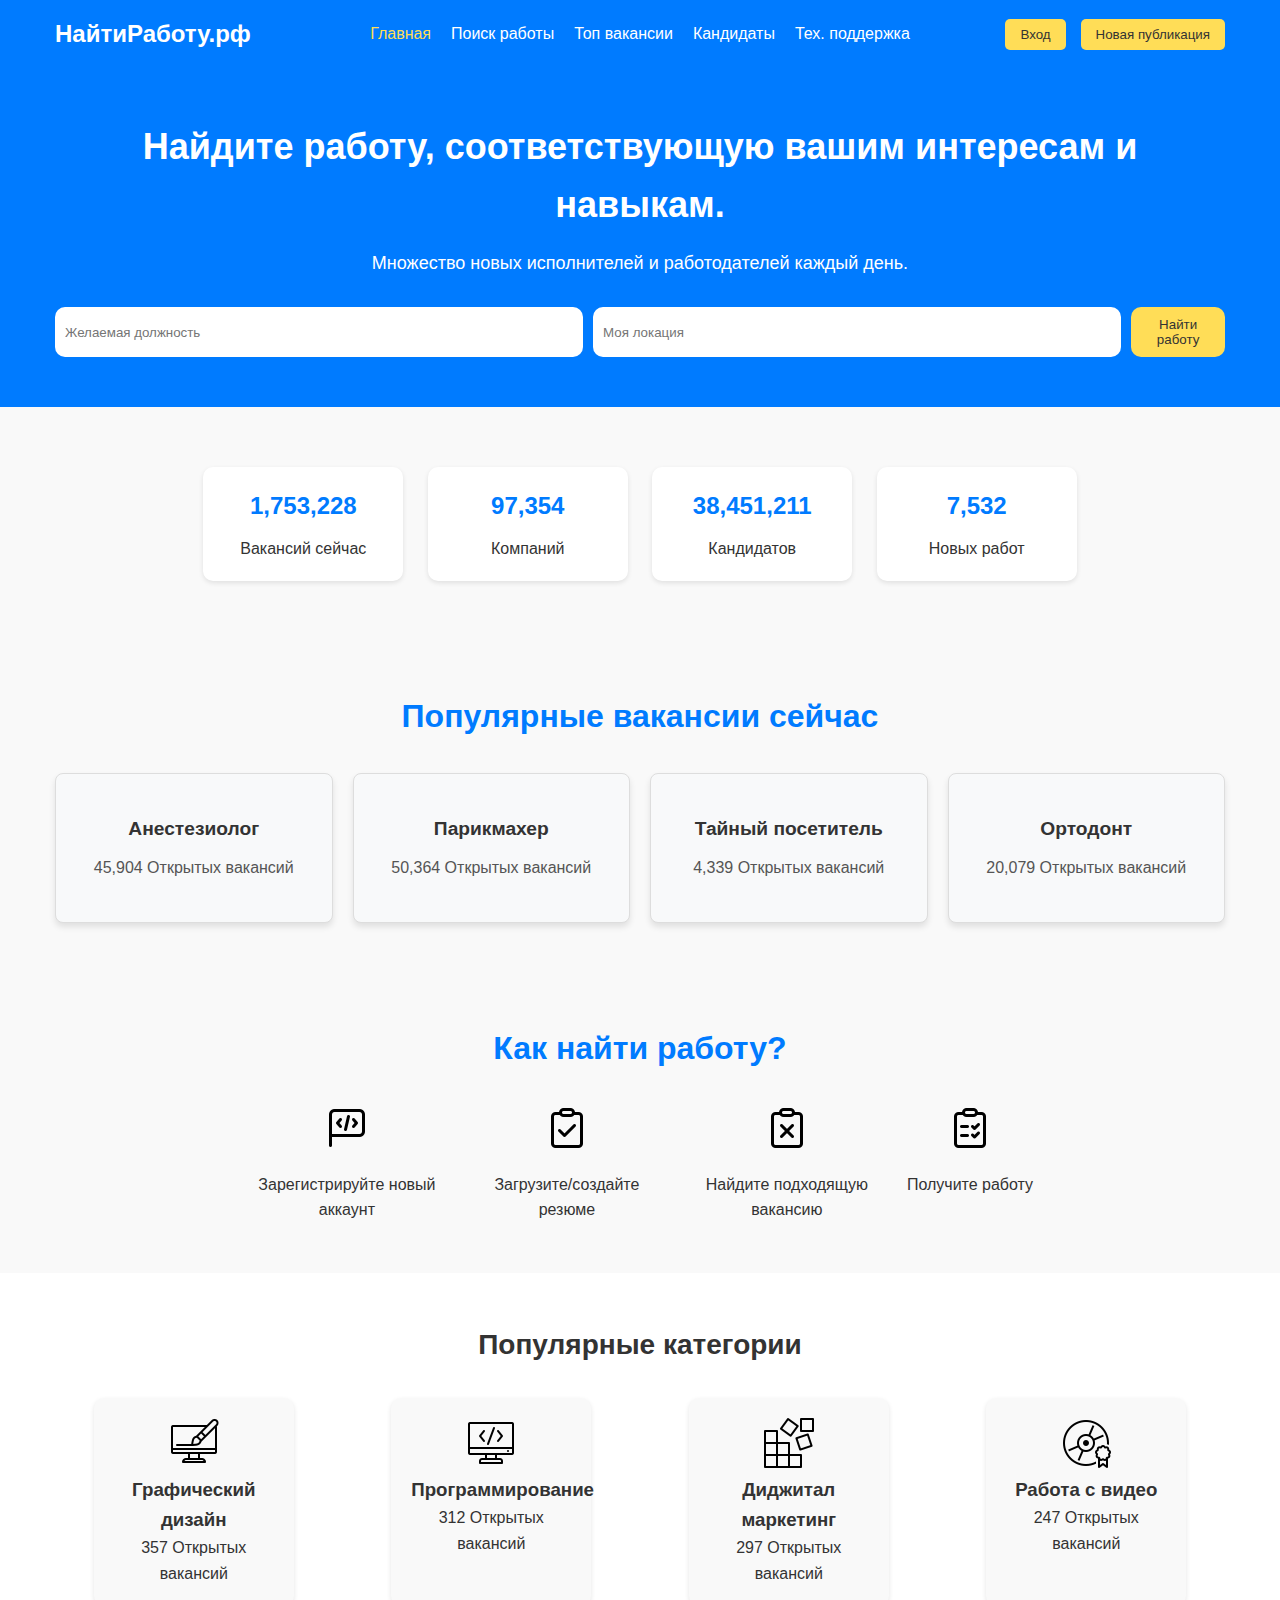
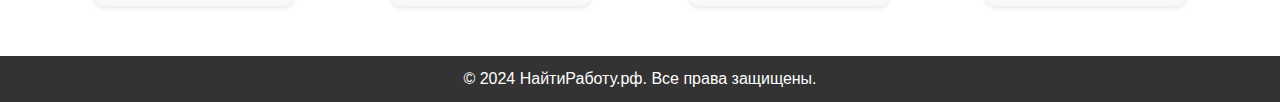
<file: index.html>
<!DOCTYPE html>
<html lang="ru">
<head>
    <meta charset="UTF-8">
    <meta name="viewport" content="width=device-width, initial-scale=1.0">
    <title>НайтиРаботу.рф</title>
    <link rel="stylesheet" href="styles.css">
</head>
<body>
    <header>
        <div class="container">
            <div class="logo">
                <span>НайтиРаботу.рф</span>
            </div>
            <nav>
                <ul>
                    <li><a href="index.html" class="active">Главная</a></li>
                    <li><a href="indexv.html">Поиск работы</a></li>
                    <li><a href="indexz.html">Топ вакансии</a></li>
                    <li><a href="#">Кандидаты</a></li>
                    <li><a href="#">Тех. поддержка</a></li>
                </ul>
            </nav>
            <div class="header-contact">
                <button class="login-btn">Вход</button>
                <button class="publish-btn">Новая публикация</button>
            </div>
        </div>
    </header>
    <main>
        <section class="hero">
            <div class="container">
                <div class="hero-text">
                    <h1>Найдите работу, соответствующую вашим интересам и навыкам.</h1>
                    <p>Множество новых исполнителей и работодателей каждый день.</p>
                </div>
                <form class="search-bar">
                    <input type="text" placeholder="Желаемая должность">
                    <input type="text" placeholder="Моя локация">
                    <button type="submit">Найти работу</button>
                </form>
            </div>
        </section>
        <section class="stats">
            <div class="container">
                <div class="stat-card">
                    <div class="icon"></div>
                    <h3>1,753,228</h3>
                    <p>Вакансий сейчас</p>
                </div>
                <div class="stat-card">
                    <div class="icon"></div>
                    <h3>97,354</h3>
                    <p>Компаний</p>
                </div>
                <div class="stat-card">
                    <div class="icon"></div>
                    <h3>38,451,211</h3>
                    <p>Кандидатов</p>
                </div>
                <div class="stat-card">
                    <div class="icon"></div>
                    <h3>7,532</h3>
                    <p>Новых работ</p>
                </div>
            </div>
        </section>
        <section class="popular-vacancies">
            <div class="container">
                <h2>Популярные вакансии сейчас</h2>
                <div class="vacancy-list">
                    <div class="vacancy-item">
                        <h3>Анестезиолог</h3>
                        <p>45,904 Открытых вакансий</p>
                    </div>
                    <div class="vacancy-item">
                        <h3>Парикмахер</h3>
                        <p>50,364 Открытых вакансий</p>
                    </div>
                    <div class="vacancy-item">
                        <h3>Тайный посетитель</h3>
                        <p>4,339 Открытых вакансий</p>
                    </div>
                    <div class="vacancy-item">
                        <h3>Ортодонт</h3>
                        <p>20,079 Открытых вакансий</p>
                    </div>
                </div>
            </div>
        </section>
        <section class="how-to-find-job">
            <div class="container">
                <h2>Как найти работу?</h2>
                <div class="steps">
                    <div class="step">
                        <img src="images/iconwork1.png" alt="Регистрация">
                        <p>Зарегистрируйте новый аккаунт</p>
                    </div>
                    <div class="step">
                        <img src="images/iconwork2.png" alt="Резюме">
                        <p>Загрузите/создайте резюме</p>
                    </div>
                    <div class="step">
                        <img src="images/iconwork3.png" alt="Вакансия">
                        <p>Найдите подходящую вакансию</p>
                    </div>
                    <div class="step">
                        <img src="images/iconwork4.png" alt="Работа">
                        <p>Получите работу</p>
                    </div>
                </div>
            </div>
        </section>
        
        <section class="popular-categories">
            <div class="container">
                <h2>Популярные категории</h2>
                <div class="category-list">
                    <div class="category-item">
                        <img src="images/icongraf.png">
                        <h3>Графический дизайн</h3>
                        <p>357 Открытых вакансий</p>   
                    </div>
                    <div class="category-item">
                        <img src="images/iconprog.png">
                        <h3>Программирование</h3>
                        <p>312 Открытых вакансий</p>
                    </div>
                    <div class="category-item">  
                        <img src="images/iconmark.png">                  
                        <h3>Диджитал маркетинг</h3>
                        <p>297 Открытых вакансий</p>
                    </div>
                    <div class="category-item">
                        <img src="images/iconvid.png">
                        <div class="category-icon"></div>
                        <h3>Работа с видео</h3>
                        <p>247 Открытых вакансий</p>
                    </div>
                </div>
            </div>
        </section>
    </main>
    <footer>
        <div class="container">
            <p>&copy; 2024 НайтиРаботу.рф. Все права защищены.</p>
        </div>
    </footer>
</body>
</html>
</file>
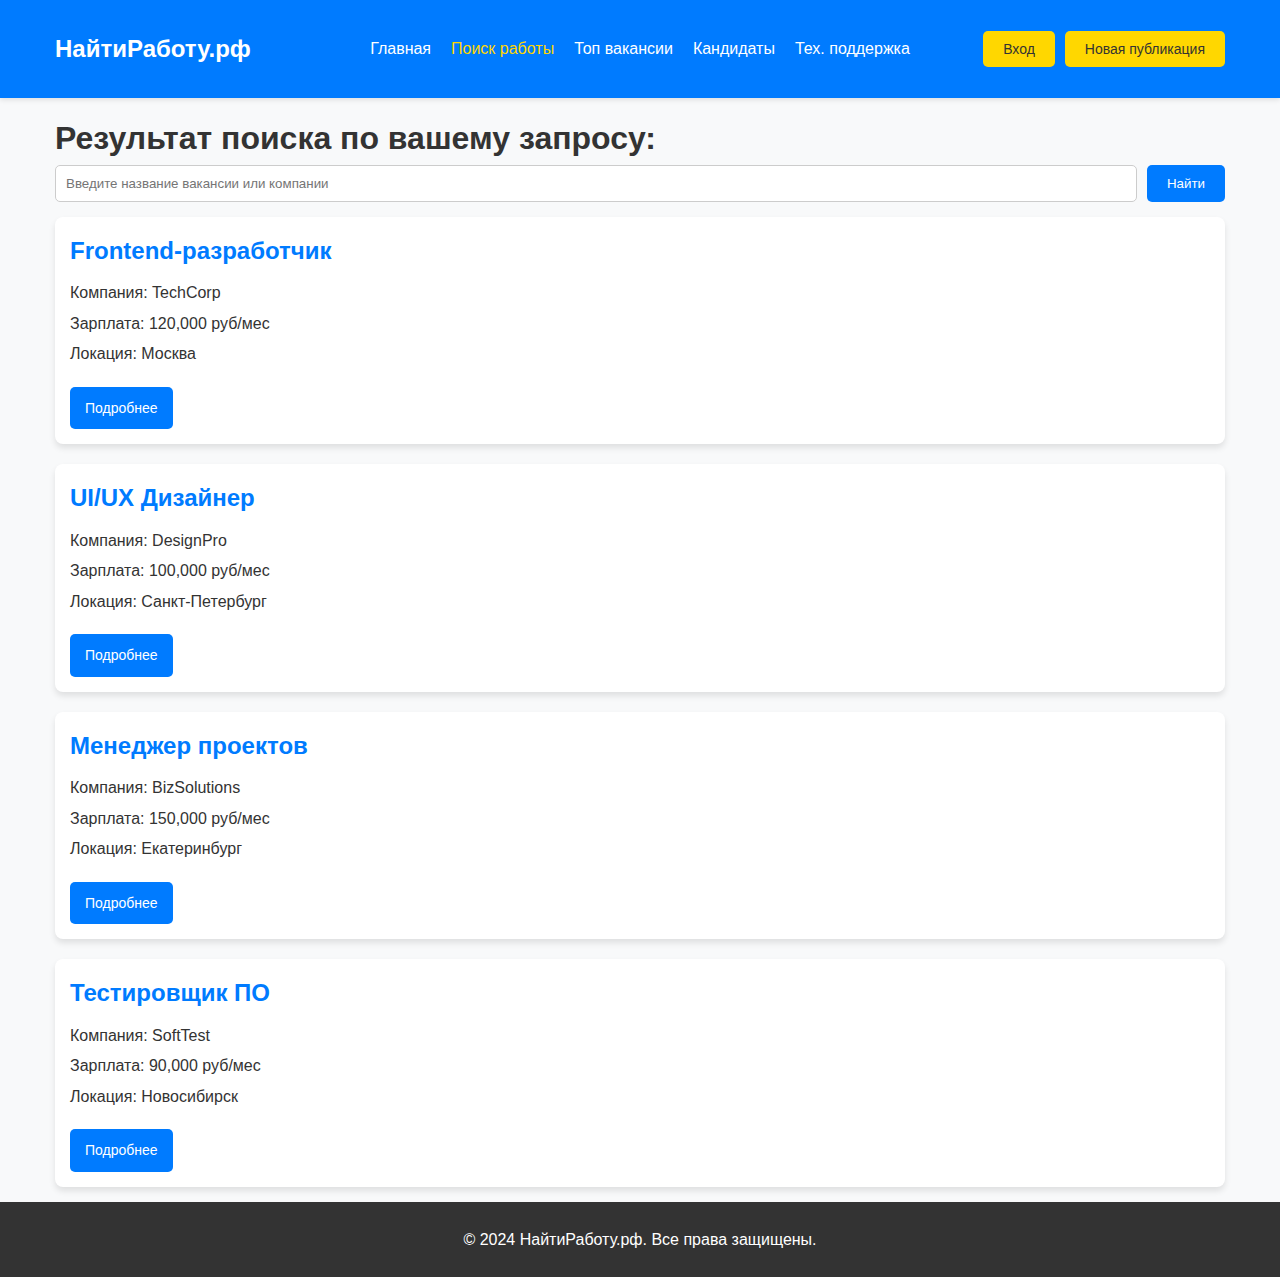
<file: indexv.html>
<!DOCTYPE html>
<html lang="ru">
<head>
    <meta charset="UTF-8">
    <meta name="viewport" content="width=device-width, initial-scale=1.0">
    <title>Поиск работы</title>
    <style>
        
        /* Центрирование с помощью Flexbox */
        .centered {                                                         
            display: flex;
            justify-content: center; /* Горизонтальное выравнивание */
            align-items: center; /* Вертикальное выравнивание */
            height: 100vh; /* Высота на весь экран */
            text-align: center; /* Центрирование текста */
        }

        body {
            margin: 0; /* Убираем отступы у body */
        }
        /* Общие стили */

        
* {
    margin: 0;
    padding: 0;
    box-sizing: border-box;
}

body {
    font-family: Arial, sans-serif;
    background-color: #f8f9fa;
    color: #333;
    line-height: 1.6;
}

.container {
    max-width: 1200px;
    margin: 0 auto;
    padding: 15px;
}

/* Верхний блок */
header {
    background-color: #007bff; /* Синий фон */
    color: #fff; /* Белый текст */
    padding: 15px 0;
    box-shadow: 0 2px 5px rgba(0, 0, 0, 0.1); /* Лёгкая тень */
}

header .container {
    display: flex;
    align-items: center;
    justify-content: space-between; /* Разделяет элементы по сторонам */
    flex-wrap: wrap; /* Для адаптивного отображения */
}

header .logo {
    font-size: 24px;
    font-weight: bold;
    flex: 1;
    text-align: left;
}

header nav {
    flex: 2;
    display: flex;
    justify-content: center; /* Центрирует меню */
}

header nav ul {
    display: flex;
    gap: 20px; /* Расстояние между пунктами меню */
    list-style: none;
    padding: 0;
    margin: 0;
}

header nav ul li a {
    text-decoration: none;
    color: #fff;
    font-size: 16px;
    transition: color 0.3s;
}

header nav ul li a:hover,
header nav ul li a.active {
    color: #ffd700; /* Золотистый цвет при наведении */
}

.header-contact {
    display: flex;
    align-items: center;
    justify-content: flex-end;
    gap: 10px; /* Расстояние между кнопками */
    flex: 1;
}

.header-contact .phone {
    font-weight: bold;
    color: #fff;
    margin-right: 15px;
}

.login-btn,
.publish-btn {
    padding: 10px 20px;
    background-color: #ffd700;
    color: #333;
    border: none;
    border-radius: 5px;
    font-size: 14px;
    cursor: pointer;
    transition: background-color 0.3s ease;
}

.login-btn:hover,
.publish-btn:hover {
    background-color: #ffc107; /* Более тёмный золотистый при наведении */
}

/* Секция с вакансиями */
.vacancies {
    padding: 50px 0;
    background-color: #f8f9fa;
}

.vacancies h1 {
    font-size: 2rem;
    text-align: center;
    margin-bottom: 10px;
    color: #333;
}

.vacancies p {
    text-align: center;
    margin-bottom: 30px;
    color: #555;
}

/* Карточки вакансий */

.vacancy-cards {
    display: grid;
    grid-template-columns: repeat(1, 1fr); /* Симметричная сетка */
    gap: 20px; /* Увеличенное расстояние между карточками */
    justify-content: center; /* Центрирует карточки */
    margin-top: 15px;
}

.vacancy-card {
    background-color: #fff;
    border-radius: 8px;
    box-shadow: 0 4px 6px rgba(0, 0, 0, 0.1);
    padding: 15px;
    text-align: left;
    transition: transform 0.3s ease, box-shadow 0.3s ease;
    width: 100%;
}

.vacancy-card:hover {
    transform: translateY(-5px); /* Поднимает карточку при наведении */
    box-shadow: 0 6px 10px rgba(0, 0, 0, 0.15); /* Увеличивает тень */
}

.vacancy-card h3 {
    font-size: 1.5rem;
    margin-bottom: 10px;
    color: #007bff;
}

.vacancy-card p {
    margin: 5px 0;
    color: #333;
}

.vacancy-card .details-btn {
    display: inline-block;
    margin-top: 15px;
    padding: 10px 15px;
    background-color: #007bff;
    color: #fff;
    text-decoration: none;
    border-radius: 5px;
    font-size: 14px;
    transition: background-color 0.3s ease;
}

.vacancy-card .details-btn:hover {
    background-color: #0056b3;
}

/* Hero section */
.hero {
    background-color: #f8f9fa;
    color: #333;
    padding: 50px 0;
    text-align: center;
}

.hero h1 {
    font-size: 36px;
    margin-bottom: 20px;
    color: #007bff;
}

.hero p {
    font-size: 18px;
    margin-bottom: 30px;
}

.search-bar {
    display: flex;
    justify-content: center;
    gap: 10px;
}

.search-bar input {
    padding: 10px;
    width: 1200px;
    border: 1px solid #ccc;
    border-radius: 5px;
}

.search-bar button {
    padding: 10px 20px;
    border: none;
    background-color: #007bff;
    color: #fff;
    cursor: pointer;
    border-radius: 5px;
    transition: background-color 0.3s ease;
}

.search-bar button  :hover {
    background-color: #0056b3;
}


/* Адаптивность */
@media (max-width: 768px) {
    header .container {
        flex-direction: column;
        text-align: center;
    }

    .header-contact {
        flex-direction: column;
        align-items: center;
        gap: 5px;
    }

    header nav ul {
        flex-wrap: wrap;
        justify-content: center;
    }
}
/* Footer */
footer {
    background-color: #333;
    color: #fff;
    text-align: center;
    padding: 10px 0;
}

footer p {
    margin: 0;
}


    </style>
</head>


<body>
    <header>
        <div class="container">
            <div class="logo">
                <span>НайтиРаботу.рф</span>
            </div>
            <nav>
                <ul>
                    <li><a href="index.html">Главная</a></li>
                    <li><a href="indexv.html" class="active">Поиск работы</a></li>
                    <li><a href="indexz.html">Топ вакансии</a></li>
                    <li><a href="#">Кандидаты</a></li>
                    <li><a href="#">Тех. поддержка</a></li>
                </ul>
            </nav>
            <div class="header-contact">
                <button class="login-btn">Вход</button>
                <button class="publish-btn">Новая публикация</button>
            </div>
        </div>
    </header>
    <main>
        <section class="search-results">
            <div class="container">
                <h1>Результат поиска по вашему запросу:</h1>
                
                <!-- Строка поиска -->
                <div class="search-bar">
                    <input type="text" placeholder="Введите название вакансии или компании" aria-label="Поиск вакансий">
                    <button>Найти</button>
                </div>

                <div class="vacancy-cards">
                    <!-- Карточка вакансии -->
                    <div class="vacancy-card">
                        <h3>Frontend-разработчик</h3>
                        <p>Компания: TechCorp</p>
                        <p>Зарплата: 120,000 руб/мес</p>
                        <p>Локация: Москва</p>
                        <a href="#" class="details-btn">Подробнее</a>
                    </div>
                    <div class="vacancy-card">
                        <h3>UI/UX Дизайнер</h3>
                        <p>Компания: DesignPro</p>
                        <p>Зарплата: 100,000 руб/мес</p>
                        <p>Локация: Санкт-Петербург</p>
                        <a href="#" class="details-btn">Подробнее</a>
                    </div>
                    <div class="vacancy-card">
                        <h3>Менеджер проектов</h3>
                        <p>Компания: BizSolutions</p>
                        <p>Зарплата: 150,000 руб/мес</p>
                        <p>Локация: Екатеринбург</p>
                        <a href="#" class="details-btn">Подробнее</a>
                    </div>
                    <div class="vacancy-card">
                        <h3>Тестировщик ПО</h3>
                        <p>Компания: SoftTest</p>
                        <p>Зарплата: 90,000 руб/мес</p>
                        <p>Локация: Новосибирск</p>
                        <a href="#" class="details-btn">Подробнее</a>
                    </div>
                </div>
            </div>
        </section>
    </main>
    
    <footer>
        <div class="container">
            <p>&copy; 2024 НайтиРаботу.рф. Все права защищены.</p>   
        </div>
    </footer>
</body>
</html>
</file>
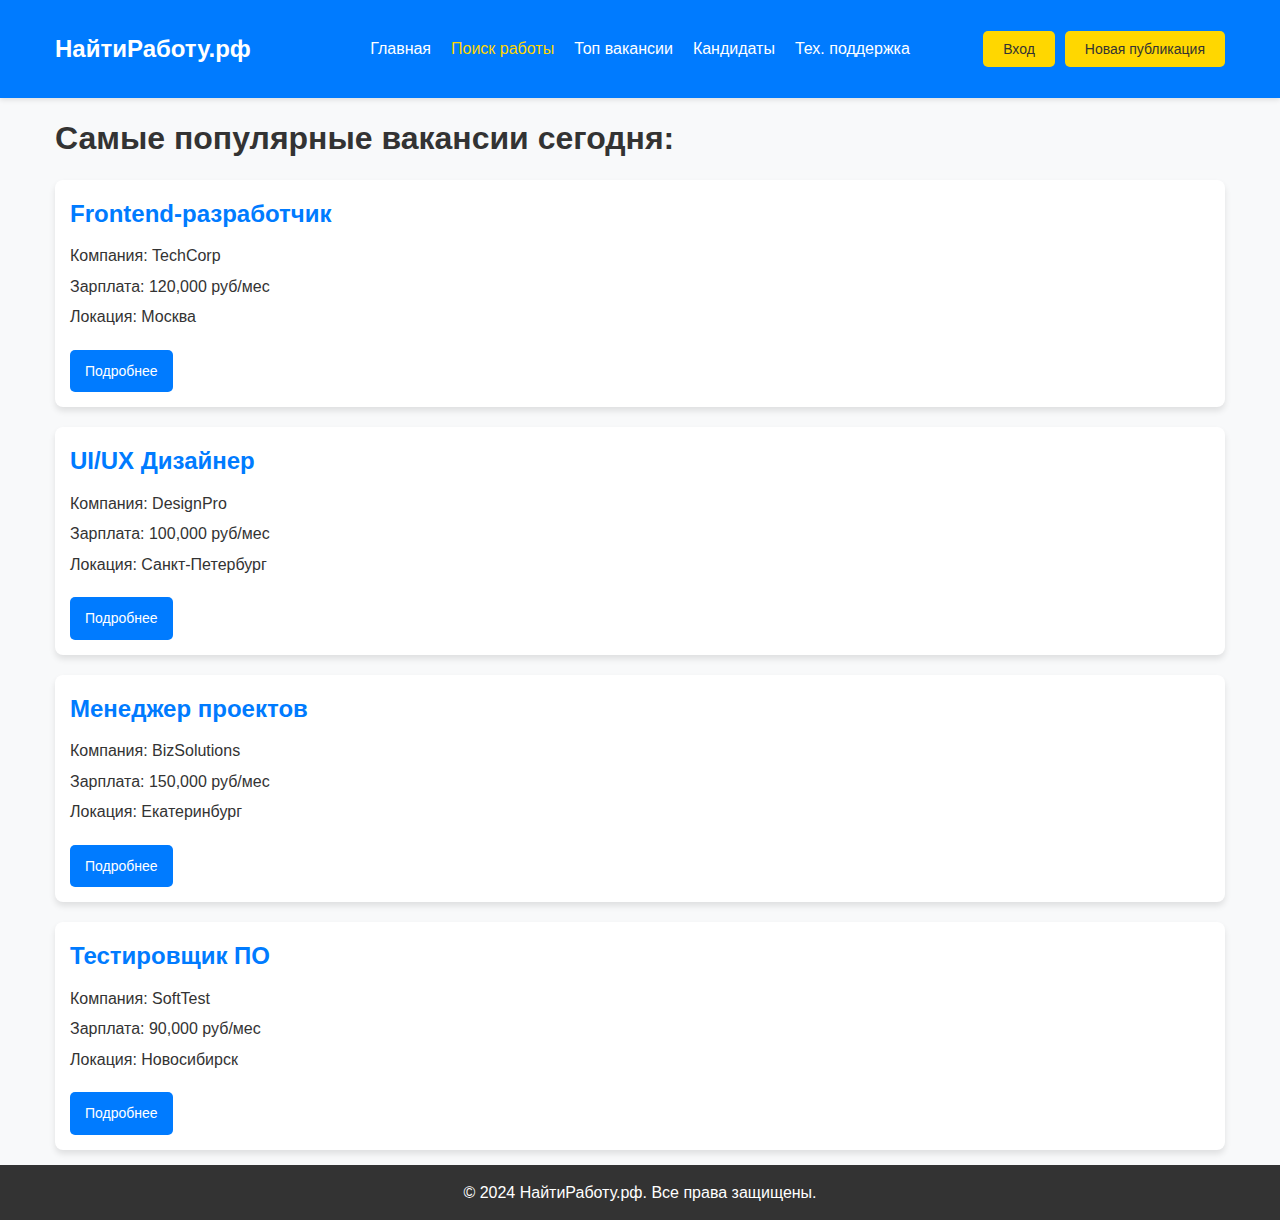
<file: indexz.html>
<!DOCTYPE html>
<html lang="ru">
<head>
    <meta charset="UTF-8">
    <meta name="viewport" content="width=device-width, initial-scale=1.0">
    <title>Топ вакансии</title>
    <style>
        
        /* Центрирование с помощью Flexbox */
        .centered {                                                         
            display: flex;
            justify-content: center; /* Горизонтальное выравнивание */
            align-items: center; /* Вертикальное выравнивание */
            height: 100vh; /* Высота на весь экран */
            text-align: center; /* Центрирование текста */
        }

        body {
            margin: 0; /* Убираем отступы у body */
        }
        /* Общие стили */

        
* {
    margin: 0;
    padding: 0;
    box-sizing: border-box;
}

body {
    font-family: Arial, sans-serif;
    background-color: #f8f9fa;
    color: #333;
    line-height: 1.6;
}

.container {
    max-width: 1200px;
    margin: 0 auto;
    padding: 15px;
}

/* Верхний блок */
header {
    background-color: #007bff; /* Синий фон */
    color: #fff; /* Белый текст */
    padding: 15px 0;
    box-shadow: 0 2px 5px rgba(0, 0, 0, 0.1); /* Лёгкая тень */
}

header .container {
    display: flex;
    align-items: center;
    justify-content: space-between; /* Разделяет элементы по сторонам */
    flex-wrap: wrap; /* Для адаптивного отображения */
}

header .logo {
    font-size: 24px;
    font-weight: bold;
    flex: 1;
    text-align: left;
}

header nav {
    flex: 2;
    display: flex;
    justify-content: center; /* Центрирует меню */
}

header nav ul {
    display: flex;
    gap: 20px; /* Расстояние между пунктами меню */
    list-style: none;
    padding: 0;
    margin: 0;
}

header nav ul li a {
    text-decoration: none;
    color: #fff;
    font-size: 16px;
    transition: color 0.3s;
}

header nav ul li a:hover,
header nav ul li a.active {
    color: #ffd700; /* Золотистый цвет при наведении */
}

.header-contact {
    display: flex;
    align-items: center;
    justify-content: flex-end;
    gap: 10px; /* Расстояние между кнопками */
    flex: 1;
}

.header-contact .phone {
    font-weight: bold;
    color: #fff;
    margin-right: 15px;
}

.login-btn,
.publish-btn {
    padding: 10px 20px;
    background-color: #ffd700;
    color: #333;
    border: none;
    border-radius: 5px;
    font-size: 14px;
    cursor: pointer;
    transition: background-color 0.3s ease;
}

.login-btn:hover,
.publish-btn:hover {
    background-color: #ffc107; /* Более тёмный золотистый при наведении */
}

/* Секция с вакансиями */
.vacancies {
    padding: 50px 0;
    background-color: #f8f9fa;
}

.vacancies h1 {
    font-size: 2rem;
    text-align: center;
    margin-bottom: 10px;
    color: #333;
}

.vacancies p {
    text-align: center;
    margin-bottom: 30px;
    color: #555;
}

/* Карточки вакансий */

.vacancy-cards {
    display: grid;
    grid-template-columns: repeat(1, 1fr); /* Симметричная сетка */
    gap: 20px; /* Увеличенное расстояние между карточками */
    justify-content: center; /* Центрирует карточки */
    margin-top: 15px;
}

.vacancy-card {
    background-color: #fff;
    border-radius: 8px;
    box-shadow: 0 4px 6px rgba(0, 0, 0, 0.1);
    padding: 15px;
    text-align: left;
    transition: transform 0.3s ease, box-shadow 0.3s ease;
    width: 100%;
}

.vacancy-card:hover {
    transform: translateY(-5px); /* Поднимает карточку при наведении */
    box-shadow: 0 6px 10px rgba(0, 0, 0, 0.15); /* Увеличивает тень */
}

.vacancy-card h3 {
    font-size: 1.5rem;
    margin-bottom: 10px;
    color: #007bff;
}

.vacancy-card p {
    margin: 5px 0;
    color: #333;
}

.vacancy-card .details-btn {
    display: inline-block;
    margin-top: 15px;
    padding: 10px 15px;
    background-color: #007bff;
    color: #fff;
    text-decoration: none;
    border-radius: 5px;
    font-size: 14px;
    transition: background-color 0.3s ease;
}

.vacancy-card .details-btn:hover {
    background-color: #0056b3;
}





@media (max-width: 768px) {
    header .container {
        flex-direction: column;
        text-align: center;
    }

    .header-contact {
        flex-direction: column;
        align-items: center;
        gap: 5px;
    }

    header nav ul {
        flex-wrap: wrap;
        justify-content: center;
    }
}

footer {
    background-color: #333;
    color: #fff;
    text-align: center;
    padding: px 0;
}

footer p {
    margin: 0;
}

    </style>
</head>


<body>
    <header>
        <div class="container">
            <div class="logo">
                <span>НайтиРаботу.рф</span>
            </div>
            <nav>
                <ul>
                    <li><a href="index.html">Главная</a></li>
                    <li><a href="indexv.html" class="active">Поиск работы</a></li>
                    <li><a href="indexz.html">Топ вакансии</a></li>
                    <li><a href="#">Кандидаты</a></li>
                    <li><a href="#">Тех. поддержка</a></li>
                </ul>
            </nav>
            <div class="header-contact">
                <button class="login-btn">Вход</button>
                <button class="publish-btn">Новая публикация</button>
            </div>
        </div>
    </header>
    <main>
        <section class="search-results">
            <div class="container">
                <h1>Самые популярные вакансии сегодня: 
                </h1>
                
                

                <div class="vacancy-cards">
                    <!-- Карточка вакансии -->
                    <div class="vacancy-card">
                        <h3>Frontend-разработчик</h3>
                        <p>Компания: TechCorp</p>
                        <p>Зарплата: 120,000 руб/мес</p>
                        <p>Локация: Москва</p>
                        <a href="#" class="details-btn">Подробнее</a>
                    </div>
                    <div class="vacancy-card">
                        <h3>UI/UX Дизайнер</h3>
                        <p>Компания: DesignPro</p>
                        <p>Зарплата: 100,000 руб/мес</p>
                        <p>Локация: Санкт-Петербург</p>
                        <a href="#" class="details-btn">Подробнее</a>
                    </div>
                    <div class="vacancy-card">
                        <h3>Менеджер проектов</h3>
                        <p>Компания: BizSolutions</p>
                        <p>Зарплата: 150,000 руб/мес</p>
                        <p>Локация: Екатеринбург</p>
                        <a href="#" class="details-btn">Подробнее</a>
                    </div>
                    <div class="vacancy-card">
                        <h3>Тестировщик ПО</h3>
                        <p>Компания: SoftTest</p>
                        <p>Зарплата: 90,000 руб/мес</p>
                        <p>Локация: Новосибирск</p>
                        <a href="#" class="details-btn">Подробнее</a>
                    </div>
                </div>
            </div>
        </section>
    </main>
    
    <footer>
        <div class="container">
            <p>&copy; 2024 НайтиРаботу.рф. Все права защищены.</p>   
        </div>
    </footer>
</body>
</html>
</file>
<file: styles.css>
/* Общие стили */
* {
    margin: 0;
    padding: 0;
    box-sizing: border-box;
}

body {
    font-family: Arial, sans-serif;
    line-height: 1.6;
    color: #333;
    background-color: #f9f9f9;
}

.container {
    max-width: 1200px;
    margin: 0 auto;
    padding: 0 15px;
}

header .container {
    display: flex;
    align-items: center;
    justify-content: space-between; /* Разделяет лого, меню и контакты */
    flex-wrap: wrap;
    text-align: center;
}

header .logo {
    flex: 1;
    text-align: left;
}

header nav {
    flex: 2;
    display: flex;
    justify-content: center; /* Центрирует меню */
}

header nav ul {
    display: flex;
    gap: 20px; /* Расстояние между пунктами меню */
    list-style: none;
    padding: 0;
    margin: 0;
}

header nav ul li a {
    text-decoration: none;
    color: #fff;
    font-size: 16px;
}

.header-contact {
    flex: 1;
    display: flex;
    justify-content: flex-end;
    gap: 10px; /* Разделяет кнопки */
}

.header-contact .phone {
    font-weight: bold;
    color: #fff;
    margin-right: 15px;
}

.login-btn,
.publish-btn {
    padding: 10px 20px;
    background-color: #ffd700;
    border: none;
    border-radius: 5px;
    cursor: pointer;
}

.login-btn:hover,
.publish-btn:hover {
    background-color: #ffc107;
}
/* Стили для хедера */
header {
    background-color: #007bff;
    color: #fff;
    padding: 15px 0;
}

header .logo {
    font-size: 24px;
    font-weight: bold;
}

header nav ul {
    list-style: none;
    display: flex;
    gap: 20px;
}

header nav ul li a {
    color: #fff;
    text-decoration: none;
    font-size: 16px;
    transition: color 0.3s ease;
}

header nav ul li a:hover,
header nav ul li a.active {
    color: #ffdd57;
}

.header-contact {
    display: flex;
    align-items: center;
    gap: 15px;
}

.header-contact .phone {
    font-weight: bold;
}

.login-btn,
.publish-btn {
    background-color: #ffdd57;
    color: #333;
    border: none;
    padding: 8px 15px;
    cursor: pointer;
    border-radius: 5px;
    transition: background-color 0.3s ease;
}

.login-btn:hover,
.publish-btn:hover {
    background-color: #ffd700;
}

/* Hero section */
.hero {
    background-color: #007bff;
    color: #fff;
    padding: 50px 0;
    text-align: center;
}

.hero h1 {
    font-size: 36px;
    margin-bottom: 15px;
}

.hero p {
    font-size: 18px;
    margin-bottom: 30px;
}

.search-bar {
    display: flex;
    justify-content: center;
    gap: 10px;
}

.search-bar input {
    padding: 10px;
    width: 600px;
    border: none;
    border-radius: 10px;
}

.search-bar button {
    padding: 10px;
    border: none;
    background-color: #ffdd57;
    color: #333;
    cursor: pointer;
    border-radius: 10px;
    transition: background-color 0.3s ease;
}

.search-bar button:hover {
    background-color: #ffd700;
}

/* Stats section */
.stats {
    background-color: #f9f9f9;
    padding: 50px 0;
    text-align: center;
}

.stat-card {
    display: inline-block;
    margin: 10px;
    text-align: center;
    padding: 20px;
    background-color: #fff;
    border-radius: 10px;
    box-shadow: 0 2px 5px rgba(0, 0, 0, 0.1);
    width: 200px;
}

.stat-card h3 {
    font-size: 24px;
    color: #007bff;
    margin-bottom: 10px;
}

/* Popular vacancies */
.popular-vacancies {
    text-align: center;
    padding: 50px 0;
}

.popular-vacancies h2 {
    font-size: 2rem;
    margin-bottom: 30px;
    color: #007bff;
}

.vacancy-list {
    display: grid;
    grid-template-columns: repeat(auto-fit, minmax(200px, 1fr));
    gap: 20px;
}

.vacancy-item {
    display: flex;
    flex-direction: column; /* Вертикальное расположение текста */
    justify-content: center; /* Центрирует текст по вертикали */
    align-items: center; /* Центрирует текст по горизонтали */
    padding: 20px;
    background-color: #f8f9fa;
    border: 1px solid #ddd;
    border-radius: 8px;
    box-shadow: 0 4px 6px rgba(0, 0, 0, 0.1);
    transition: transform 0.3s ease, box-shadow 0.3s ease;
    text-align: center;
    height: 150px; /* Задаем фиксированную высоту карточки */
}

.vacancy-item:hover {
    transform: translateY(-5px);
    box-shadow: 0 6px 10px rgba(0, 0, 0, 0.15);
}

.vacancy-item h3 {
    font-size: 1.2rem;
    margin-bottom: 10px;
    color: #333;
}

.vacancy-item p {
    font-size: 1rem;
    color: #555;
}


/* How to find job */
.how-to-find-job {
    text-align: center;
    padding: 50px 0;
}

.how-to-find-job h2 {
    font-size: 2rem;
    margin-bottom: 30px;
    color: #007bff;
}

.steps {
    display: flex;
    justify-content: center;
    gap: 20px;
    flex-wrap: wrap;
}

.step {
    display: flex;
    flex-direction: column; /* Элементы располагаются вертикально */
    align-items: center;
    text-align: center;
    max-width: 200px;
    gap: 10px; /* Отступ между иконкой и текстом */
}

.step img {
    width: 48px; /* Размер иконки */
    height: auto;
}

.step p {
    font-size: 1rem;
    color: #333;
    margin-top: 10px;
}





/* Popular categories */
.popular-categories {
    padding: 50px 0;
    background-color: #fff;
}

.popular-categories h2 {
    text-align: center;
    font-size: 28px;
    margin-bottom: 30px;
}

.category-list {
    display: flex;
    justify-content: space-around;
    flex-wrap: wrap;
    gap: 20px;
}

.category-item {
    width: 200px;
    text-align: center;
    padding: 20px;
    background-color: #f9f9f9;
    border-radius: 10px;
    box-shadow: 0 2px 5px rgba(0, 0, 0, 0.1);
}



/* Footer */
footer {
    background-color: #333;
    color: #fff;
    text-align: center;
    padding: 10px 0;
}

footer p {
    margin: 0;
}
</file>
